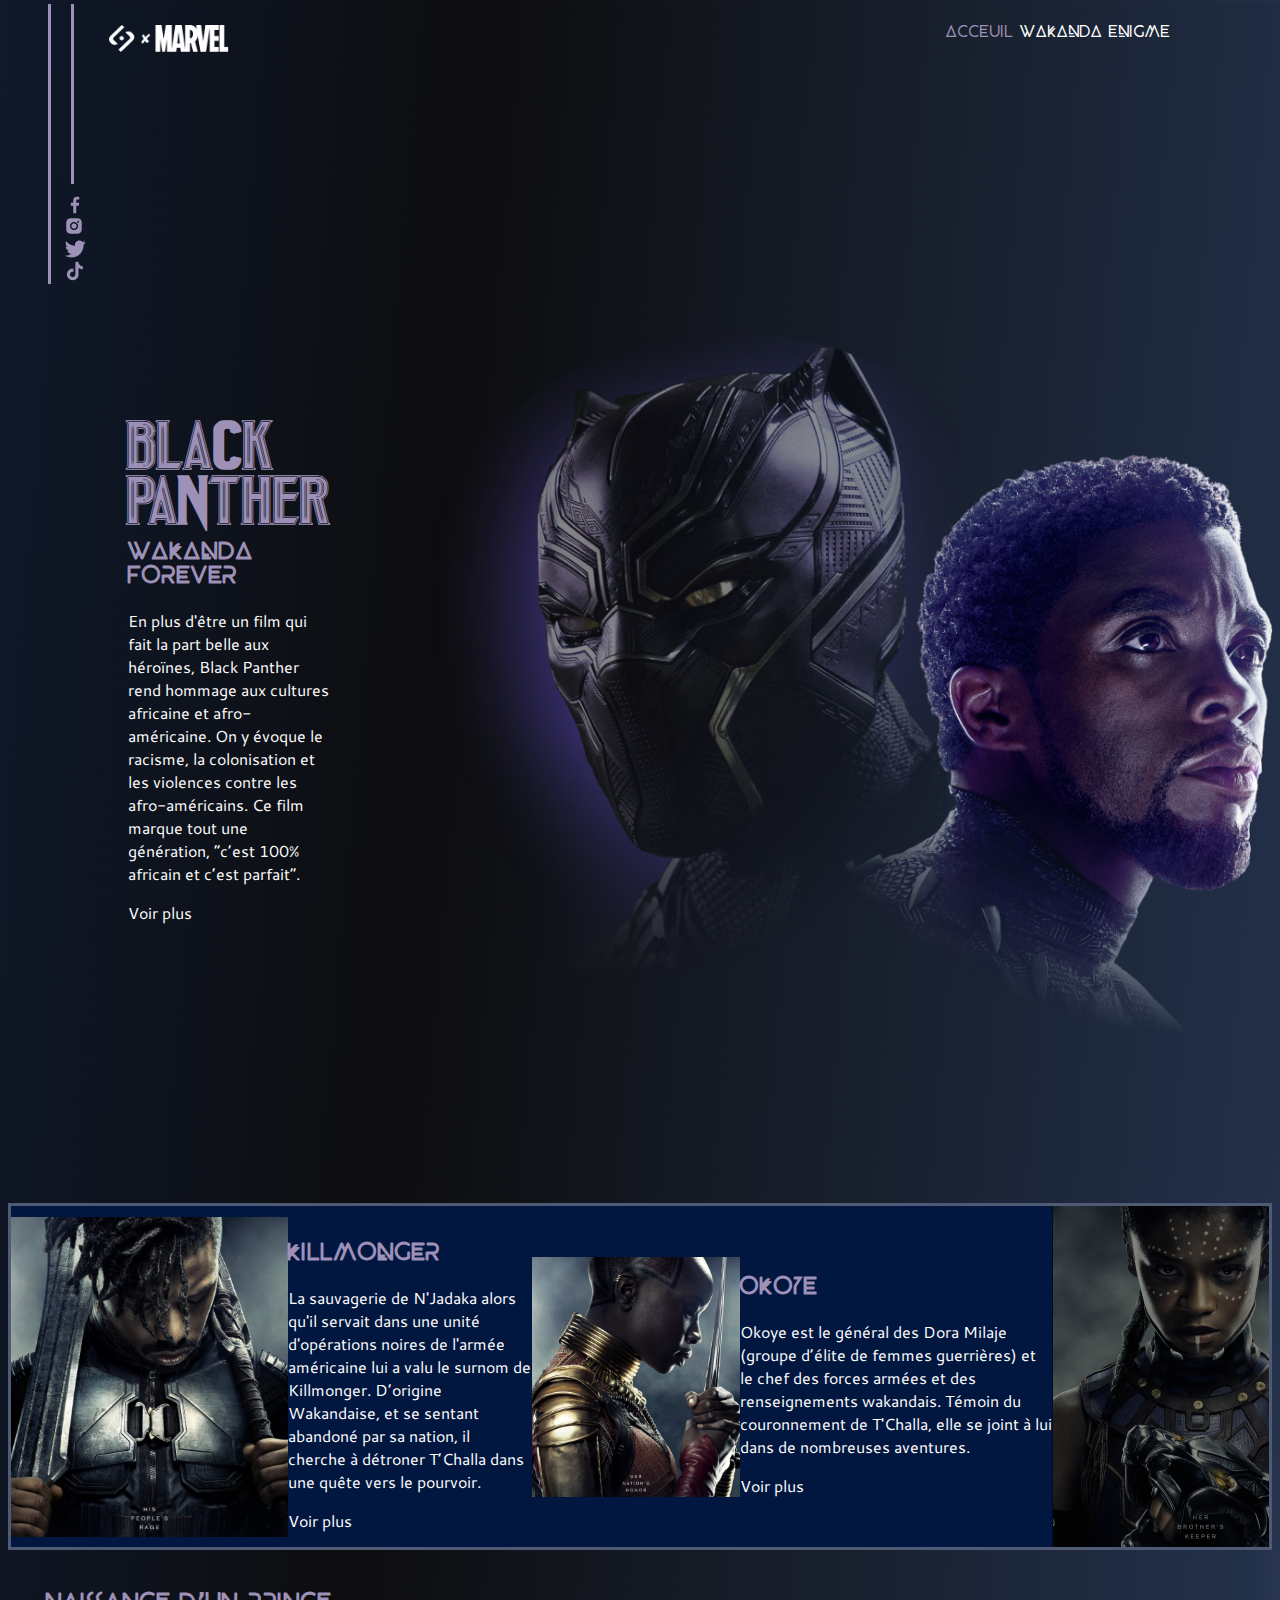
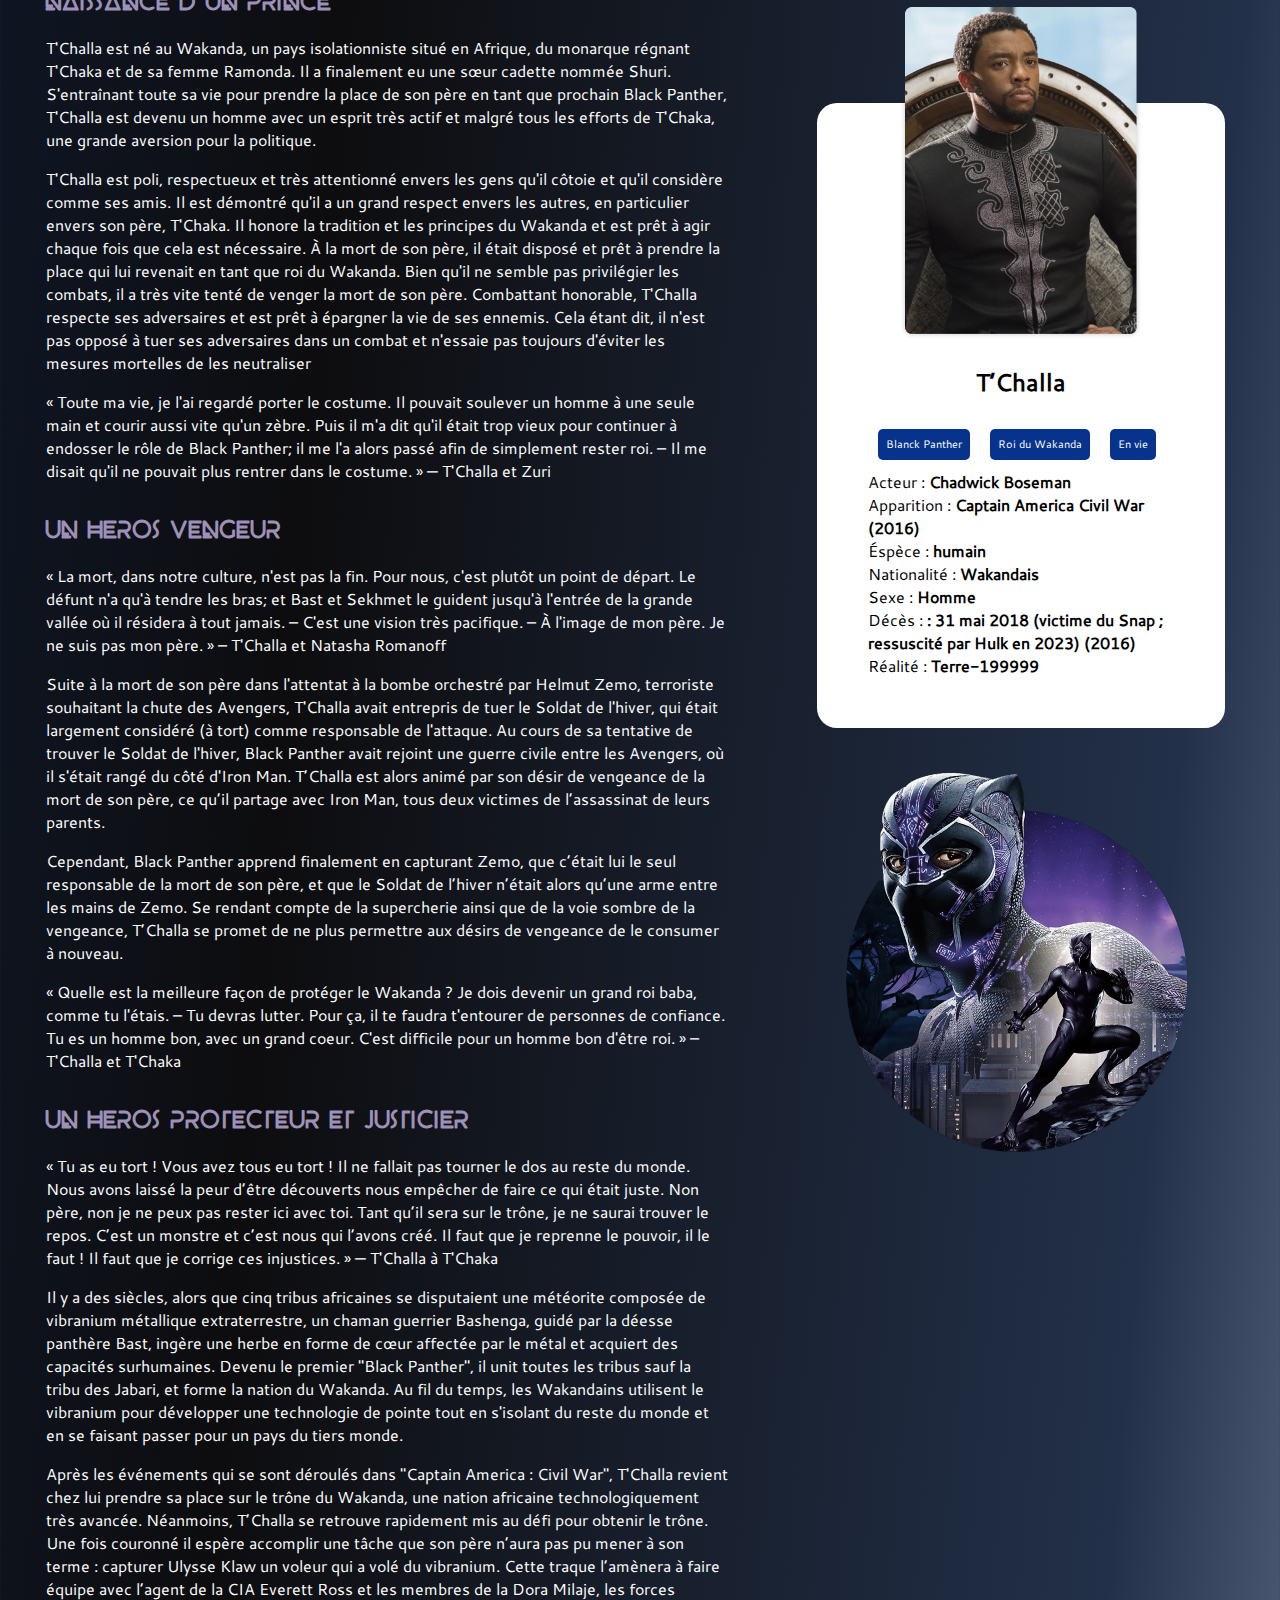
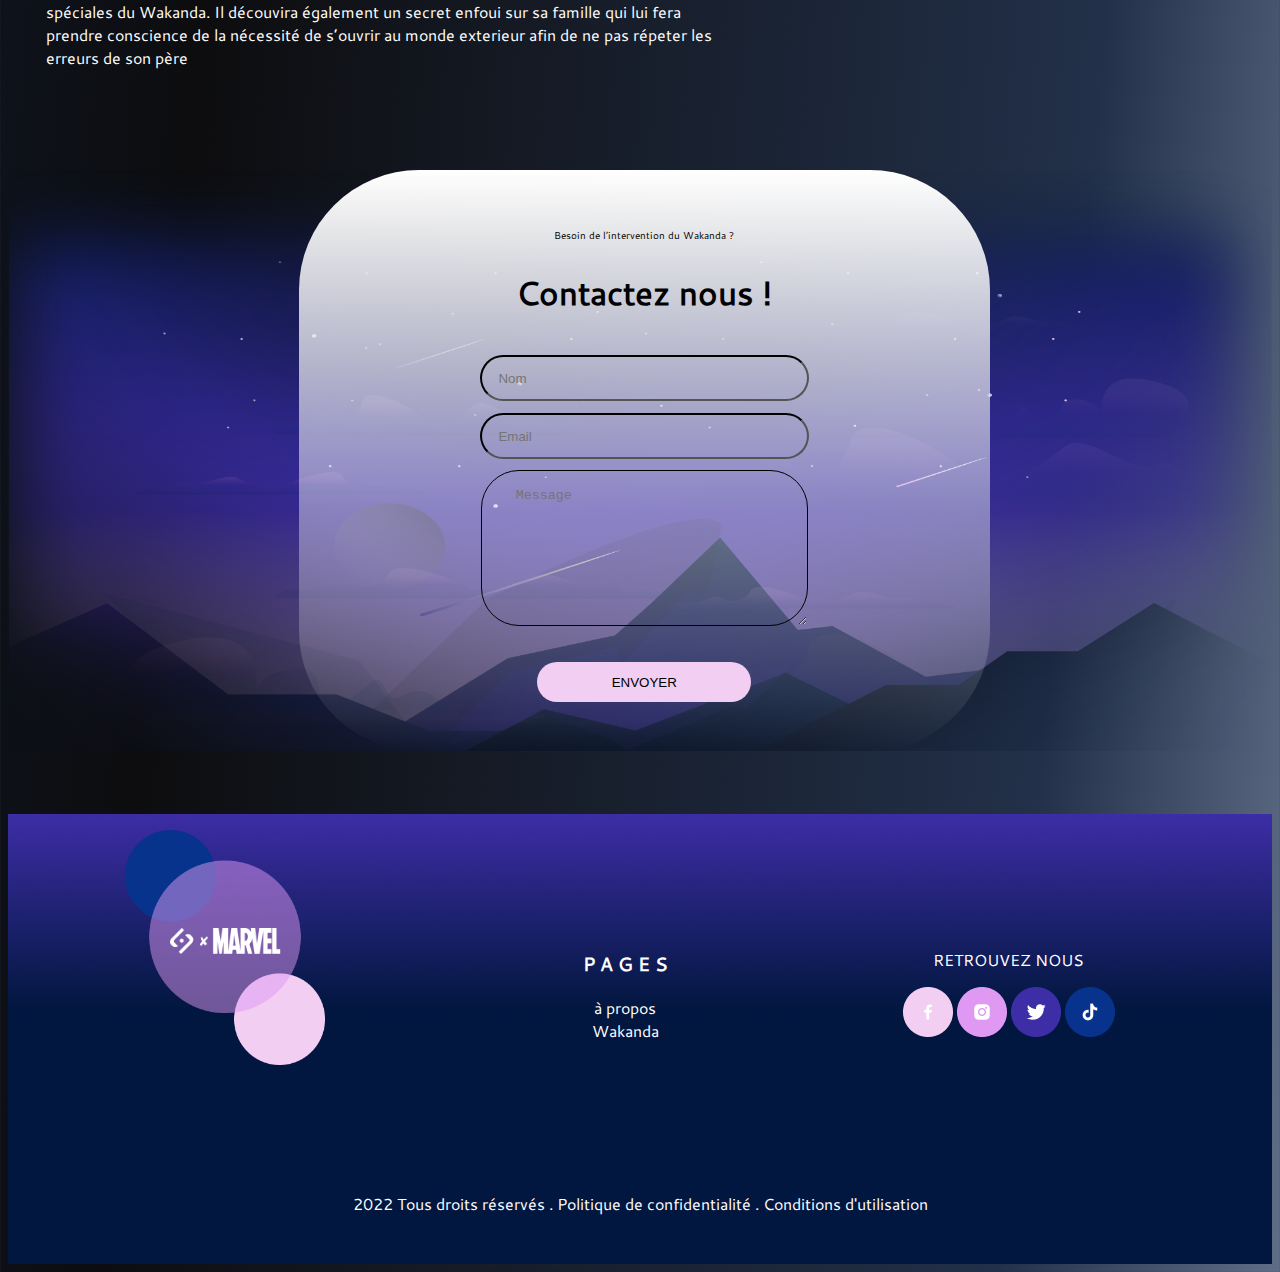
<file: index.html>
<!DOCTYPE html>
<html lang="fr">
<head>
    <meta charset="UTF-8">
    <meta http-equiv="X-UA-Compatible" content="IE=edge">
    <meta name="viewport" content="width=device-width, initial-scale=1.0">
    <link rel="stylesheet" href="styles.css">
    <title>Black Panthère | Accueil</title>
</head>

<body>
    <header class="Beyno_font">   
        <nav id="Home">
            <div id="navigation">
                <img src="assets\All pages\footer2.png" alt="Sayna_X_Marvel1">
                <div>
                    <a href="index.html" id="page_actuelle">ACCEUIL</a>
                    <a href="wakanda.html">WAKANDA</a>
                    <a href="enigme.html">ENIGME</a>
                </div>
            </div>
        </nav>
        <div id="presentation_social_media">
            <div id="ligne1"></div>
            <div id="ligne2"></div>
            <nav id="Social_N_ico">
                <img src="assets\All pages\icon_facebook.png" alt="icon_facebook">
                <img src="assets\All pages\icon_instagram.png" alt="icon_instagram">
                <img src="assets\All pages\icon_twitter.png" alt="icon_twitter">
                <img src="assets\All pages\icon_tiktok.png" alt="icon_tiktok">
            </nav>
        </div>
    </header>

    <section id="Head_Acceuil">
        <section  id="Intro">
            <h1>BLACK PANTHER</h1>
            <h2>WAKANDA FOREVER</h2>
            <p>
                En plus d'être un film qui fait la part belle aux héroïnes, Black Panther rend
                hommage aux cultures africaine et afro-américaine. On y évoque le
                racisme, la colonisation et les violences contre les afro-américains.
                Ce film marque tout une génération, “c’est 100% africain et c’est parfait”.
            </p>
            <a href="" class="Cantarell_font">Voir plus</a>
        </section>
        <img src="assets\Accueil\Pantherhome1.png" alt="Image principale du panthère">
    </section>
        <nav id="Presentation_personnages">
            <figure>
                <img src="assets\Accueil\Pantherhome2.png" alt="Image de Killmonger">
                <figcaption>
                    <h2>KILLMONGER</h2>
                    <p>
                        La sauvagerie de N'Jadaka alors qu'il servait dans une
                        unité d'opérations noires de l'armée américaine lui a
                        valu le surnom de Killmonger. D’origine Wakandaise,
                        et se sentant abandoné par sa nation, il cherche à
                        détroner T’Challa dans une quête vers le pourvoir.
                    </p>
                    <a href="" class="Cantarell_font">Voir plus</a>
                </figcaption>
            </figure>
            <figure>
                <img src="assets\Accueil\Pantherhome3.png" alt="Image de Okoye">
                <figcaption>
                    <h2>OKOYE</h2>
                    <p>
                        Okoye est le général des Dora Milaje (groupe d’élite
                        de femmes guerrières) et le chef des forces armées et
                        des renseignements wakandais. Témoin du
                        couronnement de T'Challa, elle se joint à lui dans de
                        nombreuses aventures.
                    </p>
                    <a href="" class="Cantarell_font">Voir plus</a>
                </figcaption>
            </figure>
                <img src="assets\Accueil\Pantherhome4.png" alt="Image de la petite soeur du Panthère">
        </nav>
    </section>

    <main id="Corps_Acceuil">
        <article class="contenu_principale">
            <section>
                <h2>Naissance d’un prince</h2>
                <p>
                    T'Challa est né au Wakanda, un pays isolationniste situé en Afrique, du monarque régnant T'Chaka et de sa femme
                    Ramonda. Il a finalement eu une sœur cadette nommée Shuri. S'entraînant toute sa vie pour prendre la place de son père
                    en tant que prochain Black Panther, T'Challa est devenu un homme avec un esprit très actif et malgré tous les efforts de
                    T'Chaka, une grande aversion pour la politique.
                </p>
                <p>
                    T'Challa est poli, respectueux et très attentionné envers les gens qu'il côtoie et qu'il considère comme ses amis. Il est
                    démontré qu'il a un grand respect envers les autres, en particulier envers son père, T'Chaka. Il honore la tradition et les
                    principes du Wakanda et est prêt à agir chaque fois que cela est nécessaire. À la mort de son père, il était disposé et prêt à
                    prendre la place qui lui revenait en tant que roi du Wakanda. Bien qu'il ne semble pas privilégier les combats, il a très vite
                    tenté de venger la mort de son père. Combattant honorable, T'Challa respecte ses adversaires et est prêt à épargner la vie
                    de ses ennemis. Cela étant dit, il n'est pas opposé à tuer ses adversaires dans un combat et n'essaie pas toujours d'éviter les
                    mesures mortelles de les neutraliser
                </p>
                <p>
                    « Toute ma vie, je l'ai regardé porter le costume. Il pouvait soulever un homme à une seule main et courir aussi vite
                    qu'un zèbre. Puis il m'a dit qu'il était trop vieux pour continuer à endosser le rôle de Black Panther; il me l'a alors
                    passé afin de simplement rester roi.
                    
                    
                    – Il me disait qu'il ne pouvait plus rentrer dans le costume. »
                    
                    
                    — T'Challa et Zuri
                </p>
            </section>
            <section>
                <h2>un heros vengeur</h2>
                <p>
                    « La mort, dans notre culture, n'est pas la fin. Pour nous, c'est plutôt un point de départ. Le défunt n'a qu'à tendre les
                    bras; et Bast et Sekhmet le guident jusqu'à l'entrée de la grande vallée où il résidera à tout jamais.
                    – C'est une vision très pacifique.
                    – À l'image de mon père. Je ne suis pas mon père. »
                    – T'Challa et Natasha Romanoff
                </p>
                <p>
                    Suite à la mort de son père dans l'attentat à la bombe orchestré par Helmut Zemo, terroriste souhaitant la chute des
                    Avengers, T'Challa avait entrepris de tuer le Soldat de l'hiver, qui était largement considéré (à tort) comme responsable de
                    l'attaque. Au cours de sa tentative de trouver le Soldat de l'hiver, Black Panther avait rejoint une guerre civile entre les
                    Avengers, où il s'était rangé du côté d'Iron Man. T’Challa est alors animé par son désir de vengeance de la mort de son père,
                    ce qu’il partage avec Iron Man, tous deux victimes de l’assassinat de leurs parents.
                </p>
                <p>
                    Cependant, Black Panther apprend finalement en capturant Zemo, que c’était lui le seul responsable de la mort de son
                    père, et que le Soldat de l’hiver n’était alors qu’une arme entre les mains de Zemo. Se rendant compte de la supercherie
                    ainsi que de la voie sombre de la vengeance, T’Challa se promet de ne plus permettre aux désirs de vengeance de le
                    consumer à nouveau.
                </p>
                <p>
                    « Quelle est la meilleure façon de protéger le Wakanda ? Je dois devenir un grand roi baba, comme tu l'étais.
                    – Tu devras lutter. Pour ça, il te faudra t'entourer de personnes de confiance. Tu es un homme bon, avec un grand
                    coeur. C'est difficile pour un homme bon d'être roi. »
                    – T'Challa et T'Chaka
                </p>
            </section>
            <section>
                <h2>un heros PROTECTEUR ET JUSTICIER</h2>
                <p>
                    « Tu as eu tort ! Vous avez tous eu tort ! Il ne fallait pas tourner le dos au reste du monde. Nous avons laissé la peur
                    d’être découverts nous empêcher de faire ce qui était juste. Non père, non je ne peux pas rester ici avec toi. Tant qu’il
                    sera sur le trône, je ne saurai trouver le repos. C’est un monstre et c’est nous qui l’avons créé. Il faut que je reprenne
                    le pouvoir, il le faut ! Il faut que je corrige ces injustices. »
                    — T'Challa à T'Chaka
                </p>
                <p>
                    Il y a des siècles, alors que cinq tribus africaines se disputaient une météorite composée de vibranium métallique
                    extraterrestre, un chaman guerrier Bashenga, guidé par la déesse panthère Bast, ingère une herbe en forme de cœur
                    affectée par le métal et acquiert des capacités surhumaines. Devenu le premier "Black Panther", il unit toutes les tribus sauf
                    la tribu des Jabari, et forme la nation du Wakanda. Au fil du temps, les Wakandains utilisent le vibranium pour développer
                    une technologie de pointe tout en s'isolant du reste du monde et en se faisant passer pour un pays du tiers monde.
                </p>
                <p>
                    Après les événements qui se sont déroulés dans "Captain America : Civil War", T'Challa revient chez lui prendre sa place sur
                    le trône du Wakanda, une nation africaine technologiquement très avancée. Néanmoins, T’Challa se retrouve rapidement
                    mis au défi pour obtenir le trône. Une fois couronné il espère accomplir une tâche que son père n’aura pas pu mener à son
                    terme : capturer Ulysse Klaw un voleur qui a volé du vibranium. Cette traque l’amènera à faire équipe avec l’agent de la CIA
                    Everett Ross et les membres de la Dora Milaje, les forces spéciales du Wakanda. Il découvira également un secret enfoui
                    sur sa famille qui lui fera prendre conscience de la nécessité de s’ouvrir au monde exterieur afin de ne pas répeter les
                    erreurs de son père
                </p>
            </section>
        </article>
        <aside class="Cantarell_font" id="biographie">
            <div id="info_bio">
                <div id="sup_bio">
                    <img src="assets\Accueil\Pantherhome5.png" alt="Photo de Chadwick Boseman en tant que T'Challa">
                    <h2 class="Cantarell_font">T’Challa</h2>
                    <nav id="tag_biographie">
                        <p class="tag_biographie">Blanck Panther</p>
                        <p class="tag_biographie">Roi du Wakanda</p>
                        <p class="tag_biographie">En vie</p>
                    </nav>
                </div>
                <div>
                    Acteur : <strong>Chadwick Boseman</strong> <br>
                    Apparition : <strong>Captain America Civil War (2016)</strong> <br>
                    Éspèce : <strong>humain</strong> <br>
                    Nationalité : <strong>Wakandais</strong> <br>
                    Sexe : <strong>Homme</strong> <br>
                    Décès : <strong>: 31 mai 2018 (victime du Snap ; ressuscité par Hulk en 2023) (2016)</strong> <br>
                    Réalité : <strong>Terre-199999</strong> <br>
                </div>
            </div>
            <img src="assets\Accueil\Pantherhome6.png" alt="">
        </aside>
    </main>
    
    <section id="main_container" class="Cantarell_font">
        <div id="form_big_container">
            <div id="formulaire">
                <p>Besoin de l’intervention du Wakanda ?</p>
                <h2 class="Cantarell_font">Contactez nous !</h2>
                <form action="post">
                    <input type="text" name="" id="Nom" placeholder="    Nom"> <br>
                    <input type="email" name="" id="Email" placeholder="    Email"> <br>
                    <textarea name="" id="Message" cols="32" rows="10" placeholder="
    Message"></textarea> <br>
                    <input type="button" value="ENVOYER">
                </form>
            </div>
        </div>
    </section>

    <footer>
        <div id="foot">
            <figure id="Logo_footer">
                <img src="assets\All pages\footer2.png" alt="Sayna_X_Marvel2">
            </figure>
            <div>
                <h3 class="Cantarell_font">P A G E S</h3>
                <p>à propos <br>
                    Wakanda</p>
            </div>
            <div>
                <figure>
                    <figcaption class="Cantarell_font">RETROUVEZ NOUS</figcaption>
                    <figure>
                        <a href=""><img src="assets\All pages\footer3.png" alt=""></a>
                        <img src="assets\All pages\footer4.png" alt="">
                        <img src="assets\All pages\footer5.png" alt="">
                        <img src="assets\All pages\footer6.png" alt="">
                    </figure>
                </figure>
            </div>
        </div>
        <P>2022 Tous droits réservés . Politique de confidentialité . Conditions d'utilisation</P>
    </footer>
</body>

</html>
</file>
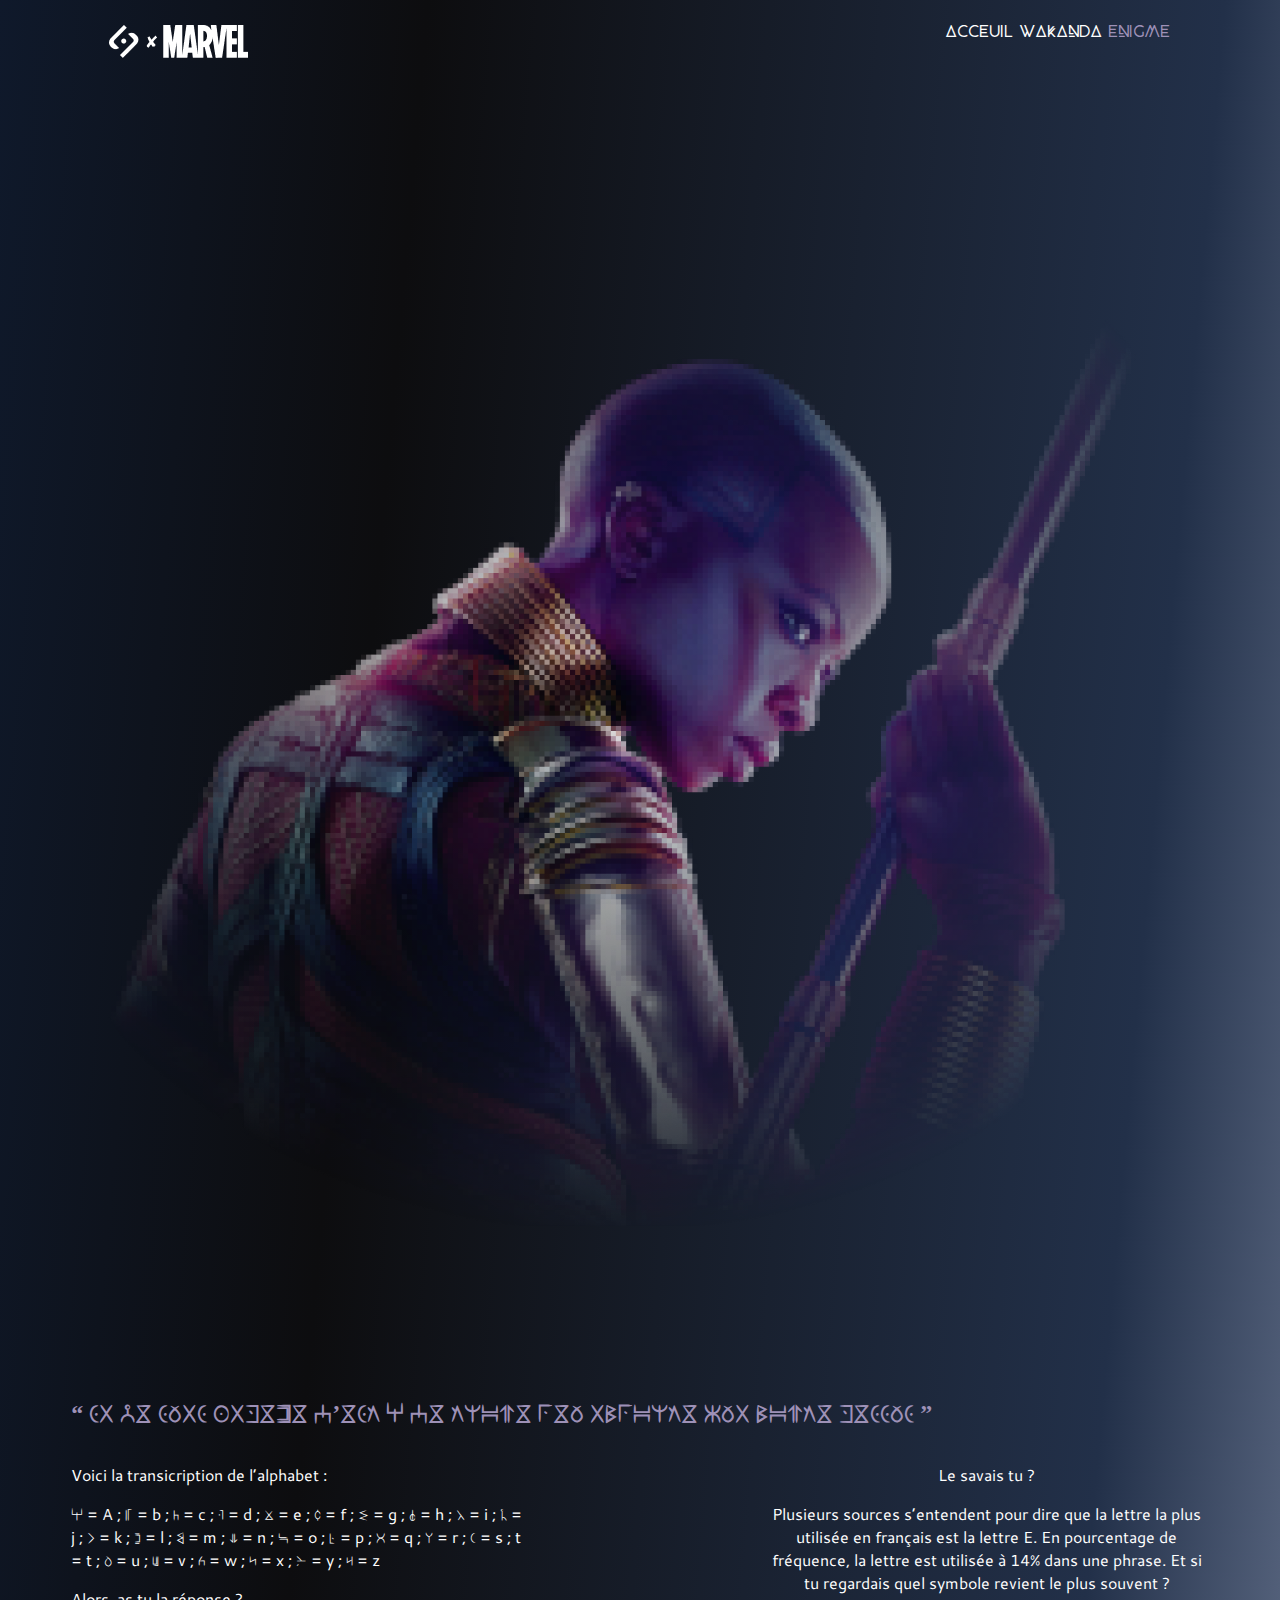
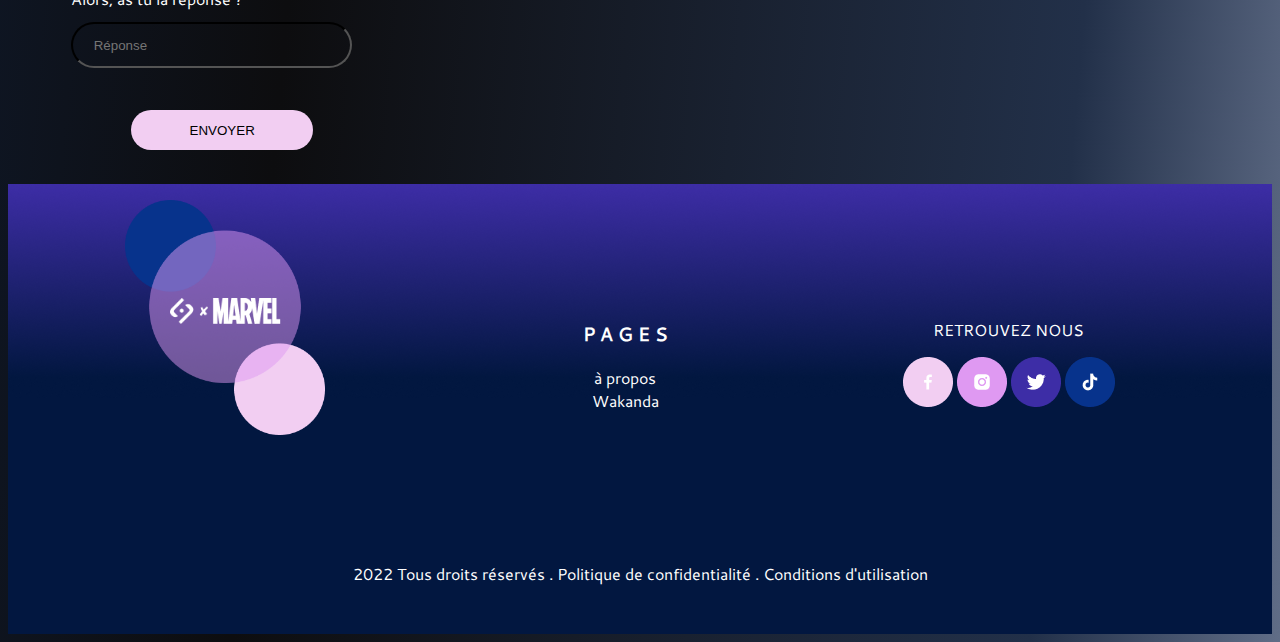
<file: enigme.html>
<!DOCTYPE html>
<html lang="fr">
<head>
    <meta charset="UTF-8">
    <meta http-equiv="X-UA-Compatible" content="IE=edge">
    <meta name="viewport" content="width=device-width, initial-scale=1.0">
    <link rel="stylesheet" href="styles.css">
    <title>Black Panthère | Enigme</title>
</head>

<body>
    <header class="Beyno_font">   
        <nav id="Home">
            <div id="navigation">
                <img src="assets\All pages\footer2.png" alt="Sayna_X_Marvel">
                <div>
                    <a href="index.html">ACCEUIL</a>
                    <a href="wakanda.html">WAKANDA</a>
                    <a href="enigme.html" id="page_actuelle">ENIGME</a>
                </div>
            </div>
        </nav>
    </header>
    <section id="Head_Enigme">
        <img src="assets\Enigme\Pantherenigme1.png" alt="Okoye en image de fond">
        <div id="Intro_Enigme">
            <h1 class="Beyno_font" id="titre_defi">Releve le defi <br>des dora milaje</h1>
            <p id="ennonce_defi">
                Les Dora Milaje sont de farouches guerrières d’élite. Elles constituent la garde
                rapprochée du Roi en personne et ont de nombreuses occasions de lui sauver la
                vie. Leur Générale, Okoyé est également la dirigeante des forces armées et des
                renseignements wakandais. <br>
                Prouve ton talent d’espion et déchiffre cette réplique d’Okoyé écrite en Wakandais,
                et apprend par la même occasion la première valeur d’une Dora Milaj
            </p>
        </div>
    </section>

    <section>
        <h2 class="Wakanda-forever_font">“ SI JE SUIS FIDELE C’EST A CE TRONE PEU IMPORTE QUI MONTE DESSUS ”</h2>
        <div  id="defi">
            <div id="D1">
                <p>Voici la transicription de l’alphabet :</p>
                <p>
                    <span>A</span> = A ; <span>B</span> = b ; <span>c</span> = c ; <span>d</span> = d ; <span>e</span> = e ; <span>f</span> = f ; <span>g</span> = g ; <span>h</span> = h ; <span>i</span> = i ; <span>j</span> = j ;
                    <span>k</span> = k ; <span>l</span> = l ; <span>m</span> = m ; <span>n</span> = n ; <span>o</span> = o ; <span>p</span> = p ; <span>q</span> = q ; <span>r</span> = r ; <span>s</span> = s ; <span> </span>t = t ; 
                    <span>u</span> = u ; <span>v</span> = v ; <span>w</span> = w ; <span>x</span> = x ; <span>y</span> = y ; <span>z</span> = z
                </p>
                
                <form action="post">
                    <label for="réponse"  class="Cantarell_font">Alors, as tu la réponse ?</label> <br> <input type="text" id="réponse" placeholder="     Réponse"> <br>
                    <input type="button" value="ENVOYER" id="bouton_enigme">
                </form>
            </div>
            <aside id="D2">
                <p>Le savais tu ?</p>
                <p>
                    Plusieurs sources s’entendent pour dire que la lettre la plus utilisée en français est
                    la lettre E. En pourcentage de fréquence, la lettre est utilisée à 14% dans une
                    phrase. Et si tu regardais quel symbole revient le plus souvent ?
                </p>
            </aside>
        </div>
    </section>

    <footer>
        <div id="foot">
            <figure id="Logo_footer">
                <img src="assets\All pages\footer2.png" alt="Sayna_X_Marvel2">
            </figure>
            <div>
                <h3 class="Cantarell_font">P A G E S</h3>
                <p>à propos <br>
                    Wakanda</p>
            </div>
            <div>
                <figure>
                    <figcaption class="Cantarell_font">RETROUVEZ NOUS</figcaption>
                    <figure>
                        <img src="assets\All pages\footer3.png" alt="">
                        <img src="assets\All pages\footer4.png" alt="">
                        <img src="assets\All pages\footer5.png" alt="">
                        <img src="assets\All pages\footer6.png" alt="">
                    </figure>
                </figure>
            </div>
        </div>
        <P>2022 Tous droits réservés . Politique de confidentialité . Conditions d'utilisation</P>
    </footer>
</body>
</file>
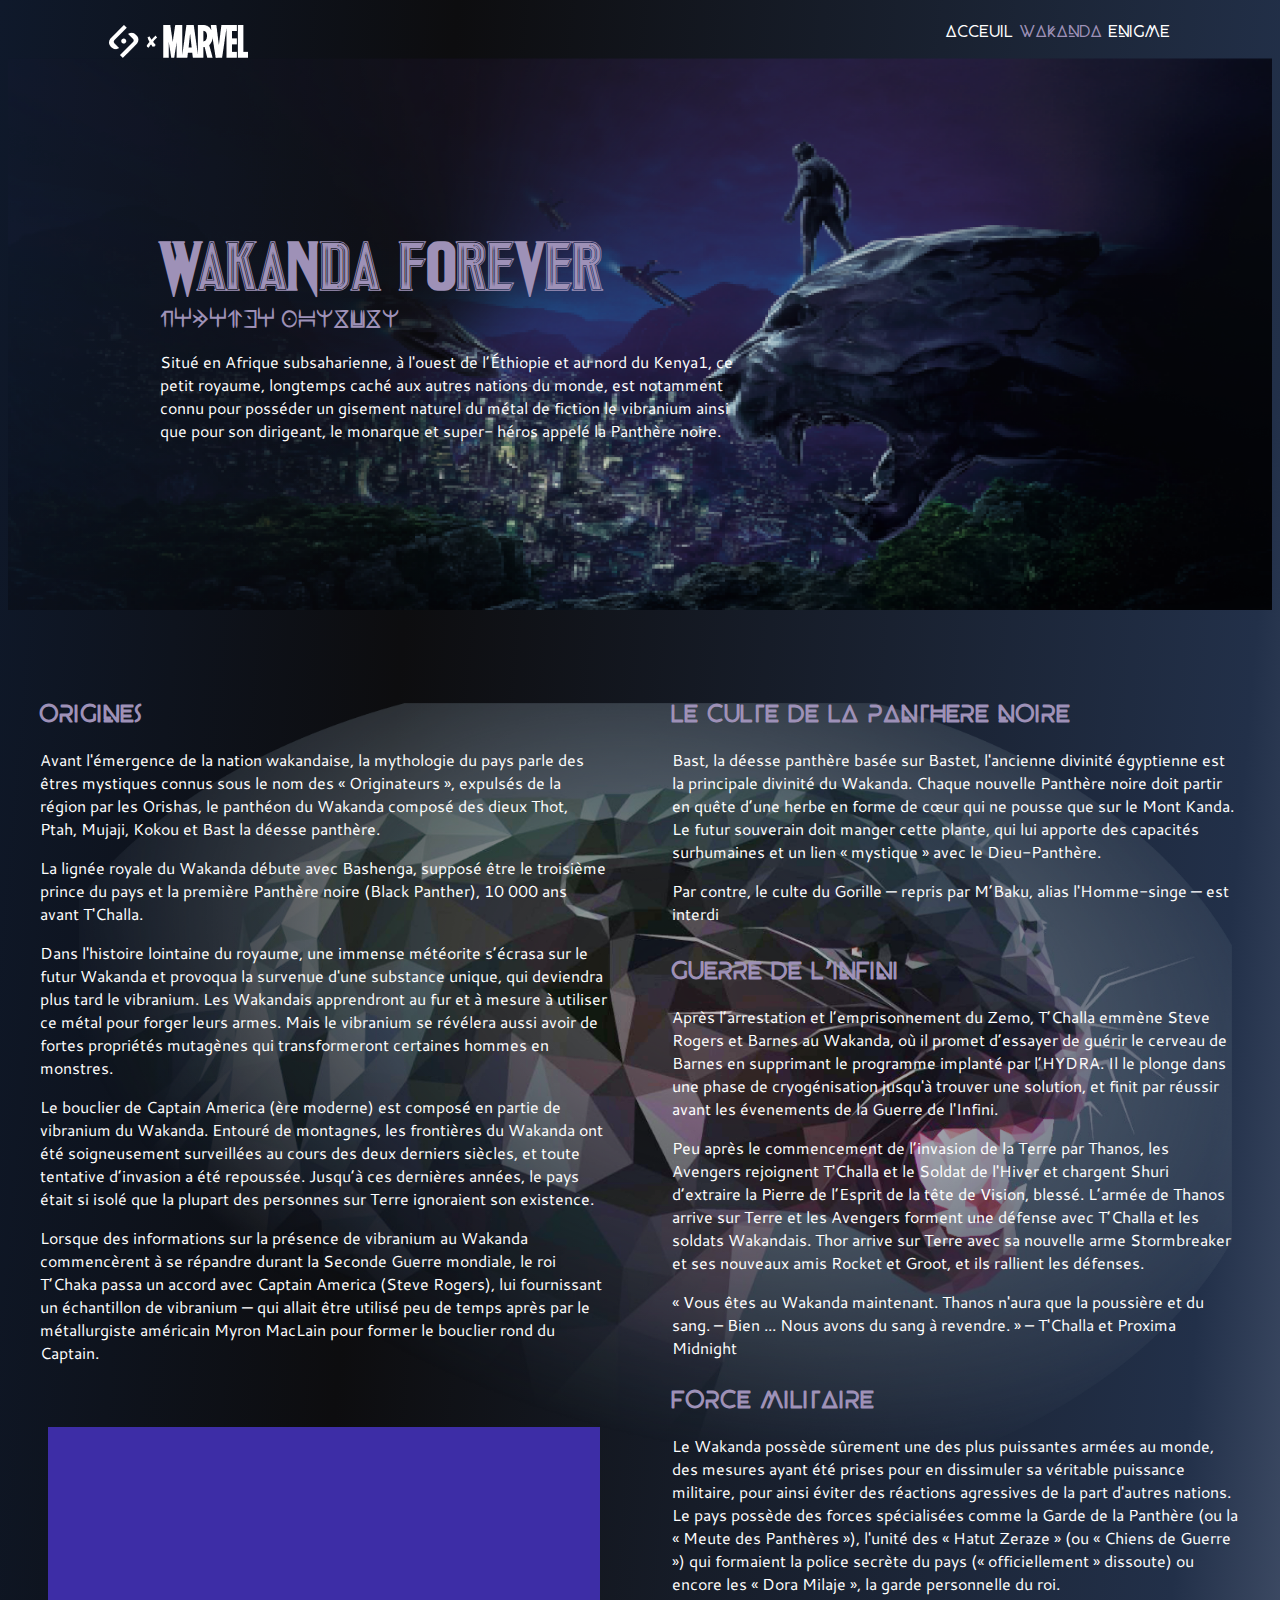
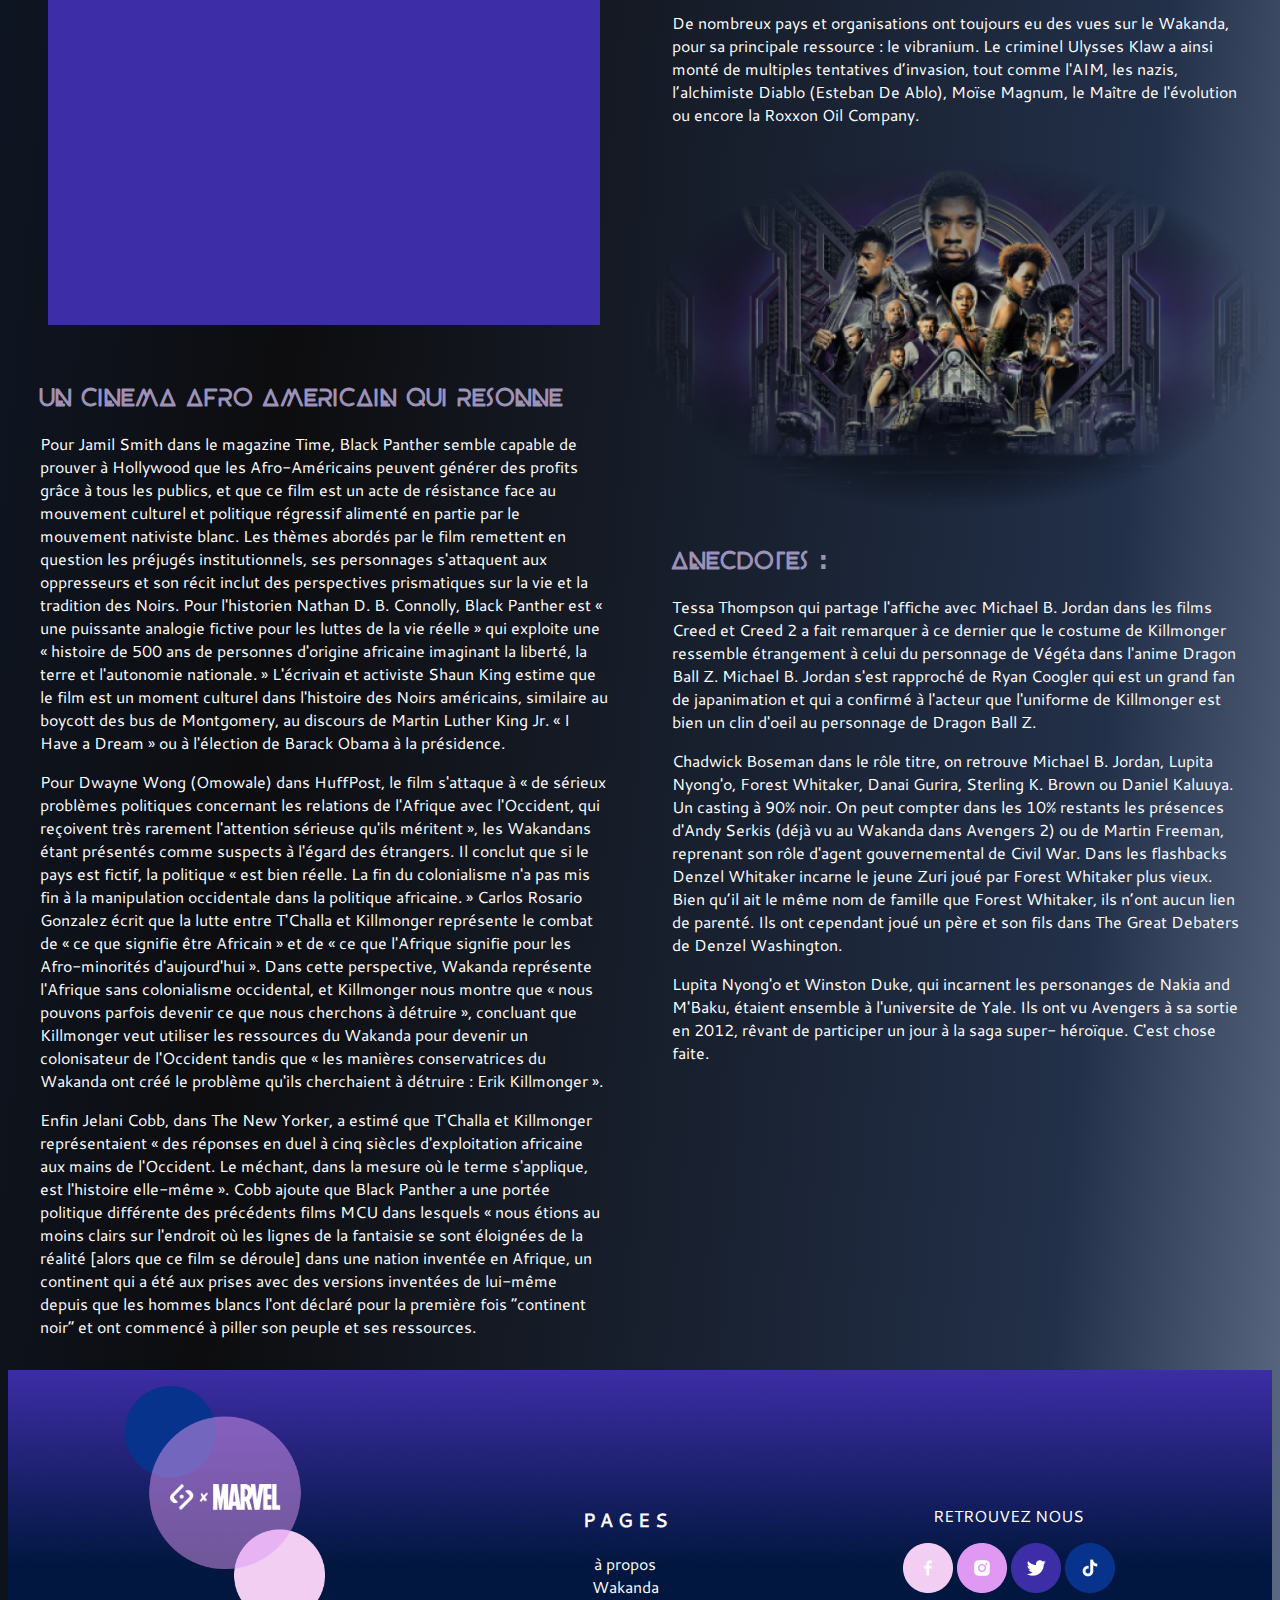
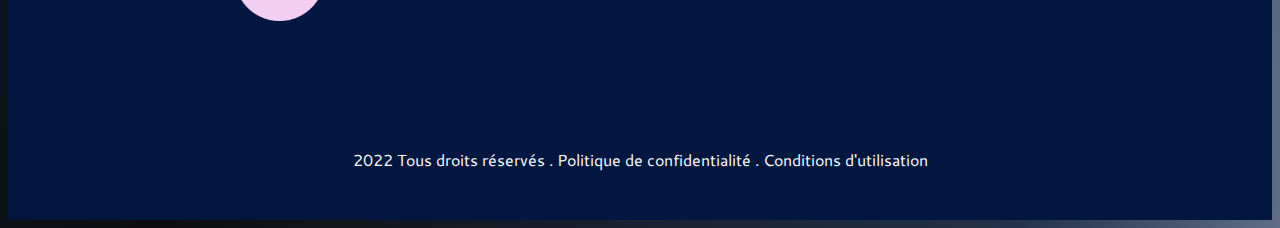
<file: wakanda.html>
<!DOCTYPE html>
<html lang="fr">
<head>
    <meta charset="UTF-8">
    <meta http-equiv="X-UA-Compatible" content="IE=edge">
    <meta name="viewport" content="width=device-width, initial-scale=1.0">
    <link rel="stylesheet" href="styles.css">
    <title>Black Panthère | Wakanda</title>
</head>

<body>
    <header class="Beyno_font">   
        <nav id="Home">
            <div id="navigation">
                <img src="assets\All pages\footer2.png" alt="Sayna_X_Marvel">
                <div>
                    <a href="index.html">ACCEUIL</a>
                    <a href="wakanda.html" id="page_actuelle">WAKANDA</a>
                    <a href="enigme.html">ENIGME</a>
                </div>
            </div>
        </nav>
    </header>
    <section id="Wakanda_forever">
        <h1>WAKANDA FOREVER</h1>
        <h2 class="Wakanda-forever_font">WAKANDA FOREVER</h2>
        <p>
            Situé en Afrique subsaharienne, à l'ouest de l’Éthiopie et au nord du
            Kenya1, ce petit royaume, longtemps caché aux autres nations du monde,
            est notamment connu pour posséder un gisement naturel du métal de
            fiction le vibranium ainsi que pour son dirigeant, le monarque et super-
            héros appelé la Panthère noire.
        </p>
    </section>
    
    <main id="Corps_Wakanda0">
        <div id="Corps_Wakanda">
            <article>
                <section>
                    <h2>Origines</h2>
                    <p>
                        Avant l'émergence de la nation wakandaise, la mythologie du pays parle des êtres mystiques connus sous
                        le nom des « Originateurs », expulsés de la région par les Orishas, le panthéon du Wakanda composé des
                        dieux Thot, Ptah, Mujaji, Kokou et Bast la déesse panthère.
                    </p>
                    <p>
                        La lignée royale du Wakanda débute avec Bashenga, supposé être le troisième prince du pays et la
                        première Panthère noire (Black Panther), 10 000 ans avant T'Challa.
                    </p> 
                    <p>
                        Dans l'histoire lointaine du royaume, une immense météorite s’écrasa sur le futur Wakanda et provoqua
                        la survenue d'une substance unique, qui deviendra plus tard le vibranium. Les Wakandais apprendront au
                        fur et à mesure à utiliser ce métal pour forger leurs armes. Mais le vibranium se révélera aussi avoir de
                        fortes propriétés mutagènes qui transformeront certaines hommes en monstres.
                    </p> 

                    <p>
                        Le bouclier de Captain America (ère moderne) est composé en partie de vibranium du Wakanda.  
                        Entouré de montagnes, les frontières du Wakanda ont été soigneusement surveillées au cours des deux
                        derniers siècles, et toute tentative d’invasion a été repoussée. Jusqu’à ces dernières années, le pays était si
                        isolé que la plupart des personnes sur Terre ignoraient son existence.
                    </p>
                    <p>
                        Lorsque des informations sur la présence de vibranium au Wakanda commencèrent à se répandre durant
                        la Seconde Guerre mondiale, le roi T’Chaka passa un accord avec Captain America (Steve Rogers), lui
                        fournissant un échantillon de vibranium — qui allait être utilisé peu de temps après par le métallurgiste
                        américain Myron MacLain pour former le bouclier rond du Captain.
                    </p>
                </section>
                <figure id="video_iframe">
                    <iframe width="auto" height="auto" src="https://www.youtube.com/embed/ts30OG3Qld0"
                    title="YouTube video player" frameborder="0" allow="accelerometer; autoplay;
                    clipboard-write; encrypted-media; gyroscope; picture-in-picture; web-share" allowfullscreen>
                    </iframe>
                    <iframe width="auto" height="auto" src="https://www.youtube.com/embed/gMLh7wS5Dsw"
                    title="YouTube video player" frameborder="0" allow="accelerometer; autoplay;
                    clipboard-write; encrypted-media; gyroscope; picture-in-picture; web-share" allowfullscreen>
                    </iframe>
                </figure>
                <section>
                    <h2>UN CINEMA AFRO AMERICAIN QUI RESONNE</h2>
                    <p>
                        Pour Jamil Smith dans le magazine Time, Black Panther semble capable de prouver à Hollywood que les
                        Afro-Américains peuvent générer des profits grâce à tous les publics, et que ce film est un acte de
                        résistance face au mouvement culturel et politique régressif alimenté en partie par le mouvement nativiste
                        blanc. Les thèmes abordés par le film remettent en question les préjugés institutionnels, ses personnages
                        s'attaquent aux oppresseurs et son récit inclut des perspectives prismatiques sur la vie et la tradition des
                        Noirs.
                        Pour l'historien Nathan D. B. Connolly, Black Panther est « une puissante analogie fictive pour les luttes de
                        la vie réelle » qui exploite une « histoire de 500 ans de personnes d'origine africaine imaginant la liberté, la
                        terre et l'autonomie nationale. » L'écrivain et activiste Shaun King estime que le film est un moment culturel
                        dans l'histoire des Noirs américains, similaire au boycott des bus de Montgomery, au discours de Martin
                        Luther King Jr. « I Have a Dream » ou à l'élection de Barack Obama à la présidence.
                    </p>
                    <p>
                        Pour Dwayne Wong (Omowale) dans HuffPost, le film s'attaque à « de sérieux problèmes politiques
                        concernant les relations de l'Afrique avec l'Occident, qui reçoivent très rarement l'attention sérieuse qu'ils
                        méritent », les Wakandans étant présentés comme suspects à l'égard des étrangers. Il conclut que si le pays
                        est fictif, la politique « est bien réelle. La fin du colonialisme n'a pas mis fin à la manipulation occidentale dans
                        la politique africaine. »
                        Carlos Rosario Gonzalez écrit que la lutte entre T'Challa et Killmonger représente le combat de « ce que
                        signifie être Africain » et de « ce que l'Afrique signifie pour les Afro-minorités d'aujourd'hui ». Dans cette
                        perspective, Wakanda représente l'Afrique sans colonialisme occidental, et Killmonger nous montre que «
                        nous pouvons parfois devenir ce que nous cherchons à détruire », concluant que Killmonger veut utiliser les
                        ressources du Wakanda pour devenir un colonisateur de l'Occident tandis que « les manières conservatrices
                        du Wakanda ont créé le problème qu'ils cherchaient à détruire : Erik Killmonger ».
                    </p>
                    <p>
                        Enfin Jelani Cobb, dans The New Yorker, a estimé que T'Challa et Killmonger représentaient « des réponses
                        en duel à cinq siècles d'exploitation africaine aux mains de l'Occident. Le méchant, dans la mesure où le
                        terme s'applique, est l'histoire elle-même ». Cobb ajoute que Black Panther a une portée politique différente
                        des précédents films MCU dans lesquels « nous étions au moins clairs sur l'endroit où les lignes de la
                        fantaisie se sont éloignées de la réalité [alors que ce film se déroule] dans une nation inventée en Afrique, un
                        continent qui a été aux prises avec des versions inventées de lui-même depuis que les hommes blancs l'ont
                        déclaré pour la première fois “continent noir” et ont commencé à piller son peuple et ses ressources.
                    </p>
                </section>
            </article>
            <article>
                <section>
                    <h2>Le culte de la panthere noire</h2>
                    <p>
                        Bast, la déesse panthère basée sur Bastet, l'ancienne divinité égyptienne est la principale divinité du
                        Wakanda. Chaque nouvelle Panthère noire doit partir en quête d’une herbe en forme de cœur qui ne pousse
                        que sur le Mont Kanda. Le futur souverain doit manger cette plante, qui lui apporte des capacités
                        surhumaines et un lien « mystique » avec le Dieu-Panthère.
                    </p>
                    <p>
                        Par contre, le culte du Gorille — repris par M’Baku, alias l'Homme-singe — est interdi
                    </p>
                </section>
                <section>
                    <h2>Guerre de l’INFINI</h2>
                    <p>
                        Après l’arrestation et l’emprisonnement du Zemo, T’Challa emmène Steve Rogers et Barnes au Wakanda,
                        où il promet d’essayer de guérir le cerveau de Barnes en supprimant le programme implanté par l’HYDRA. Il
                        le plonge dans une phase de cryogénisation jusqu'à trouver une solution, et finit par réussir avant les
                        évenements de la Guerre de l'Infini.
                    </p>  
                    <p>
                        Peu après le commencement de l’invasion de la Terre par Thanos, les Avengers rejoignent T'Challa et le
                        Soldat de l'Hiver et chargent Shuri d’extraire la Pierre de l’Esprit de la tête de Vision, blessé. L’armée de
                        Thanos arrive sur Terre et les Avengers forment une défense avec T’Challa et les soldats Wakandais. Thor
                        arrive sur Terre avec sa nouvelle arme Stormbreaker et ses nouveaux amis Rocket et Groot, et ils rallient les
                        défenses.
                    </p>
                    <p>« Vous êtes au Wakanda maintenant. Thanos n'aura que la poussière et du sang.
                        – Bien ... Nous avons du sang à revendre. »
                        – T'Challa et Proxima Midnight
                    </p>
                </section>
                <section>
                    <h2>Force militaire</h2>
                    <p>
                        Le Wakanda possède sûrement une des plus puissantes armées au monde, des mesures ayant été prises
                        pour en dissimuler sa véritable puissance militaire, pour ainsi éviter des réactions agressives de la part
                        d'autres nations. Le pays possède des forces spécialisées comme la Garde de la Panthère (ou la « Meute
                        des Panthères »), l'unité des « Hatut Zeraze » (ou « Chiens de Guerre ») qui formaient la police secrète du
                        pays (« officiellement » dissoute) ou encore les « Dora Milaje », la garde personnelle du roi.
                    </p>
                    <p>
                        De nombreux pays et organisations ont toujours eu des vues sur le Wakanda, pour sa principale ressource :
                        le vibranium. Le criminel Ulysses Klaw a ainsi monté de multiples tentatives d’invasion, tout comme l'AIM,
                        les nazis, l’alchimiste Diablo (Esteban De Ablo), Moïse Magnum, le Maître de l'évolution ou encore la
                        Roxxon Oil Company.
                    </p>
                </section>
                <img src="assets\Wakanda\Pantherwakanda2-1.png" alt="Affiche de black panthere">
                <section>
                    <h2>anecdotes :</h2>
                    <p>
                        Tessa Thompson qui partage l'affiche avec Michael B. Jordan dans les films Creed et Creed 2 a fait
                        remarquer à ce dernier que le costume de Killmonger ressemble étrangement à celui du personnage de
                        Végéta dans l'anime Dragon Ball Z. Michael B. Jordan s'est rapproché de Ryan Coogler qui est un grand fan
                        de japanimation et qui a confirmé à l'acteur que l'uniforme de Killmonger est bien un clin d'oeil au
                        personnage de Dragon Ball Z.
                    </p>
                    <p>
                        Chadwick Boseman dans le rôle titre, on retrouve Michael B. Jordan, Lupita Nyong'o, Forest Whitaker,
                        Danai Gurira, Sterling K. Brown ou Daniel Kaluuya. Un casting à 90% noir. On peut compter dans les 10%
                        restants les présences d'Andy Serkis (déjà vu au Wakanda dans Avengers 2) ou de Martin Freeman,
                        reprenant son rôle d'agent gouvernemental de Civil War.
                        Dans les flashbacks Denzel Whitaker incarne le jeune Zuri joué par Forest Whitaker plus vieux. Bien qu’il ait
                        le même nom de famille que Forest Whitaker, ils n’ont aucun lien de parenté. Ils ont cependant joué un père
                        et son fils dans The Great Debaters de Denzel Washington.
                    </p>
                    <p>
                        Lupita Nyong'o et Winston Duke, qui incarnent les personanges de Nakia and M'Baku, étaient ensemble à
                        l'universite de Yale. Ils ont vu Avengers à sa sortie en 2012, rêvant de participer un jour à la saga super-
                        héroïque. C'est chose faite.
                    </p>
                </section>
            </article>
        </div>
    </main>
    <footer>
        <div id="foot">
            <figure id="Logo_footer">
                <img src="assets\All pages\footer2.png" alt="Sayna_X_Marvel2">
            </figure>
            <div>
                <h3 class="Cantarell_font">P A G E S</h3>
                <p>à propos <br>
                    Wakanda</p>
            </div>
            <div>
                <figure>
                    <figcaption class="Cantarell_font">RETROUVEZ NOUS</figcaption>
                    <figure>
                        <img src="assets\All pages\footer3.png" alt="">
                        <img src="assets\All pages\footer4.png" alt="">
                        <img src="assets\All pages\footer5.png" alt="">
                        <img src="assets\All pages\footer6.png" alt="">
                    </figure>
                </figure>
            </div>
        </div>
        <P>2022 Tous droits réservés . Politique de confidentialité . Conditions d'utilisation</P>
    </footer>
</body>
</file>
<file: styles.css>
/*----------------------------------------- Gestion des polices -----------------------------------------*/
@font-face {
    font-family: "Panthera";
    src: url("polices/panthera.otf");
}
@font-face {
    font-family: "BEYNO";
    src: url("polices/beyno-regular.otf");
}
@font-face {
    font-family: "Wakanda-forever";
    src: url("polices/wakanda-forever-regular.ttf");
}
@font-face {
    font-family: "Cantarell";
    src: url("polices/Cantarell-Regular.ttf");
}
.Panthera_font, h1{
    font-family: Panthera, Arial, Helvetica, sans-serif;
}
.Beyno_font, h2{
    font-family: BEYNO, system-ui, serif;
}
.Wakanda-forever_font, span{
    font-family: Wakanda-forever, serif;
}
.Cantarell_font, p{
    font-family: Cantarell, serif;
}
/*------------------------------------------------------------------------------------------------------*/

/*----------------------------------------- -Entête des pages- -----------------------------------------*/
body{
    color: #ffffff;
    background: rgb(15,25,43);
    background: linear-gradient(95deg, rgba(15,25,43,1) 0%, rgba(13,13,15,1) 29%, rgba(34,48,73,1) 83%, rgba(96,109,135,1) 100%);
    /* background-image: url("assets/All pages/arriere_plan.png"); */
    background-size: cover;
    font-size: 16px;
}
section{
    margin: 5%;
}
#Head_Acceuil{
    display: flex;
    margin-top: 0%;
    position: relative;
}
#Intro{
    width: 50%;
    background-repeat: no-repeat;
}
h1, h2{
    color: #9E91B7;
}
h1{
    margin-bottom: -10px;
    font-size: 48px;
}
nav#Presentation_personnages{
    display: flex;
    border: 3px rgb(196, 196, 196, .4) solid;
    background-color: #021740;
    align-items: center;
    margin-top: 0%;
}
nav figure{
    display: flex;
    margin: 0px;
    align-items: center;
    width: 70%;
    height: 5%;
    justify-content: space-between;
}
img[alt="Image de Killmonger"]{
    height: 320px;
}
img[alt="Image de Okoye"]{
    height: 240px;
}
#navigation{
    display: flex;
    margin-top: 2%;
    margin-left: 8%;
    margin-right: 8%;
    justify-content: space-between;
}
#presentation_social_media{
    display: flex;
    width: 15%;
}
#ligne1{
    margin-left: 40px;
    position: relative;
    top: -48px;
    height: 280px;
    width: 3px;
    background-color: #9E91B7;
    margin-right: 20px;
}
#ligne2{
    position: relative;
    top: -48px;
    height: 180px;
    width: 3px;
    background-color: #9E91B7;
    margin-right: 20px;
}
#Social_N_ico{
    position: relative;
    bottom: -142px;
    left: -30px;
    display: flex;
    align-self: flex-start;
    width: min-content;
    flex-direction: column;
}
a:visited, a{
    color: #ffffff;
    text-decoration: none;
}
a:hover{
    text-decoration: underline;
}
a#page_actuelle{
    color: #9E91B7;
}
img[alt="Sayna_X_Marvel1"]{
    height: 27px;
    width: 120px;
}
img[alt="Image principale du panthère"]{
    width: 100%;
}
#Wakanda_forever{
    background-position: center;
    margin: 0%;
    background-image: url("assets/Wakanda/Pantherwakanda1.png");
    background-size: 120% 120%;
    height: max-content;
    background-repeat: no-repeat;
    padding: 12%;
    margin-bottom: 5%;
}
section#Wakanda_forever p{
    width: 60%;
}
#Head_Enigme{
    display: flex;
    justify-content: space-around;
    margin: 0%;
    position: relative;
}
img[alt="Okoye en image de fond"]{
    width: 250%;
    height: auto;
}
#Intro_Enigme{
    position: relative;
    left: -11%;
    bottom: -200px;
}
#titre_defi{
    margin-bottom: 25%;
}
/* #ennonce_defi{
    background-image: url("assets/Enigme/Pantherenigme2.png");
    background-position: 5% 5%;
    height: 500px;
    width: 600px;
} */
/*------------------------------------------------------------------------------------------------------*/

/*---------------------------------------- -Corps de la page- -------------------------------------*/
#Corps_Acceuil{
    display: grid;
    grid-template-columns: 60% auto;
}
div#info_bio h2{
    color: #000000;
}
#tag_biographie{
    display: flex;
}
.tag_biographie{
    font-size: 11px;
    background: #07338c;
    margin: 10px;
    padding: 8px;
    border-radius: 5px;
    color: #ffffff;
}
#info_bio{
    margin-top: 30%;
    margin-left: 10%;
    margin-right: 10%;
    padding: 10%;
    color: #000000;
    background-color: #ffffff;
    border-radius: 20px;
}
#sup_bio{
    text-align: center;
}
img[alt="Photo de Chadwick Boseman en tant que T'Challa"]{
    width: 80%;
    position: relative;
    margin-top: -50%;
}
#video_iframe{
    margin-top: 10%;
    margin-bottom: 10%;
    text-align: center;
    padding-top: 15%;
    padding-bottom: 15%;
    background-color: #3D2DA6;
    margin: fit-content;
}
#Corps_Wakanda{
    display: grid;
    grid-template-columns: 50% 50%;
}
main#Corps_Wakanda0{
    background-image: url("assets/Wakanda/Pantherwakanda2.png");
    background-repeat: no-repeat;
    background-size: 100% auto;
}
img[alt="Affiche de black panthere"]{
    width: 100%;
}
#D1{
    width: 40%;
}
#D2{
    text-align: center;
    padding-left: 5%;
    width: 39%;
}
#defi{
    display: flex;
    justify-content: space-between;
}
/*------------------------------------------------------------------------------------------------------*/

/*---------------------------------------- -formulaires- -------------------------------------*/

#formulaire h2{
    color: #000000;
    font-size: 33px;
}
#main_container{
    margin: 0px;
    margin-top: 5%;
    margin-bottom: 5%;
    background-image: url("assets/Accueil/Pantherhome7.png");
    background-size: cover;
    background-repeat: no-repeat;
}
#form_big_container{
    align-self: center;
    color: #000000;
    font-size: 10px;
    margin: auto;
    margin-left: 23%;
}
div#formulaire{
    padding: 5%;
    padding-left: 8%;
    padding-right: 8%;
    width: 55%;
    text-align: center;
    background: linear-gradient(to bottom, rgb(255, 255, 255), rgb(255, 255, 255,0));
    border-radius: 120px;
}
input{
    margin-top: 12px;
    width: 60%;
    height: 40px;
    background-color: transparent;
    border-radius: 38px;
    border-color: #000000;
}
textarea{
    border-color: #000000;
    margin-top: 2%;
    margin-bottom: 20px;
    background-color: transparent;
    border-radius: 38px;
    width: 60%;
}
input[type="button"]{
    background-color: #F2CEF2;
    width: 40%;
    height: 40px;
    border-radius: 38px;
    border: none;
}
input[type="button"]:hover{
    box-shadow: 6px 6px 20px#021740;
}
input[type="button"]#bouton_enigme:hover{
    box-shadow: 6px 6px 20px#F2CEF2;
}
#bouton_enigme{
    position: relative;
    bottom: -30px;
    right: -60px;
}
input#réponse{
    color: #ffffff;
}
/*------------------------------------------------------------------------------------------------------*/

/*--------------------------------------------- - footer - ---------------------------------------------*/
footer{
    text-align: center;
    background-image: url("assets/All pages/back_footer.png");
    height: 450px;
}
#foot{
    align-items: center;
    justify-content: space-around;
    display: flex;
}
#Logo_footer{
    background-image: url("assets/All pages/footer1.png");
    background-repeat: no-repeat;
    background-size: 200px 235px;
    background-position: top left;
}
img[alt="Sayna_X_Marvel2"]{
    margin: auto;
    padding-bottom: 300px;
    padding-right: 152px;
    position: relative;
    bottom: -98px;
    left: 45px;
    height: 26px;
}

/*------------------------------------------------------------------------------------------------------*/

/* 
body {
    animation-duration: 3s;
    animation-name: slidein;
}

@keyframes slidein {
    from {
        margin-left: -100%;
        width: 300%;
    }

    to {
        margin-left: 0%;
        width: 100%;
    }
}
   */

/*--------------------------------------------- - query - ---------------------------------------------*/
@media only screen and (max-width:1030px){
    /*Presentation personnage*/
    nav#Presentation_personnages{
        padding-left: 2%;
        display: grid;
        column-gap: 5%;
        grid-template-columns: 1fr;
        grid-row: 1fr 1fr 1fr;
        border: 3px rgb(196, 196, 196, .4) solid;
        background-color: #021740;
        align-items: center;
        margin-top: 0%;
    }
    nav figure{
        justify-self: center;
        padding-bottom: 2%;
        display: flex;
        margin: 0px;
        align-items: center;
        width: 70%;
        height: 5%;
        justify-content: space-between;
    }
    img[alt="Image de Killmonger"]{
        height: 320px;
    }
    img[alt="Image de Okoye"]{
        height: 240px;
    }
    img[alt="Image de la petite soeur du Panthère"]{
        margin-left: 14.95%;
    }

    /*Ajustement de l'image du panthère*/
    #Head_Acceuil{
        display: flex;
        margin-top: 0%;
        position: relative;
    }
    #Intro{
        width: 30%;
        background-repeat: no-repeat;
    }
    section#Head_Acceuil img{
        height: 5000%;
        width: 100%;
        position: relative;
        bottom: -230px;
    }
    /*Ajustement du corps*/
    #Corps_Acceuil{
        display: initial;
        grid-template-columns: 60% auto;
    }
}
@media only screen and (max-width: 1240px){
    /*Ajustements sur la page Enigme*/
    #Head_Enigme{
        display: flex;
        justify-content: space-around;
        margin: 0%;
        position: relative;
    }
    img[alt="Okoye en image de fond"]{
        width: 250%;
        height: auto;
    }
    #Intro_Enigme{
        all: unset;
    }
    #titre_defi{
        margin-bottom: 25%;
    }

}
</file>
